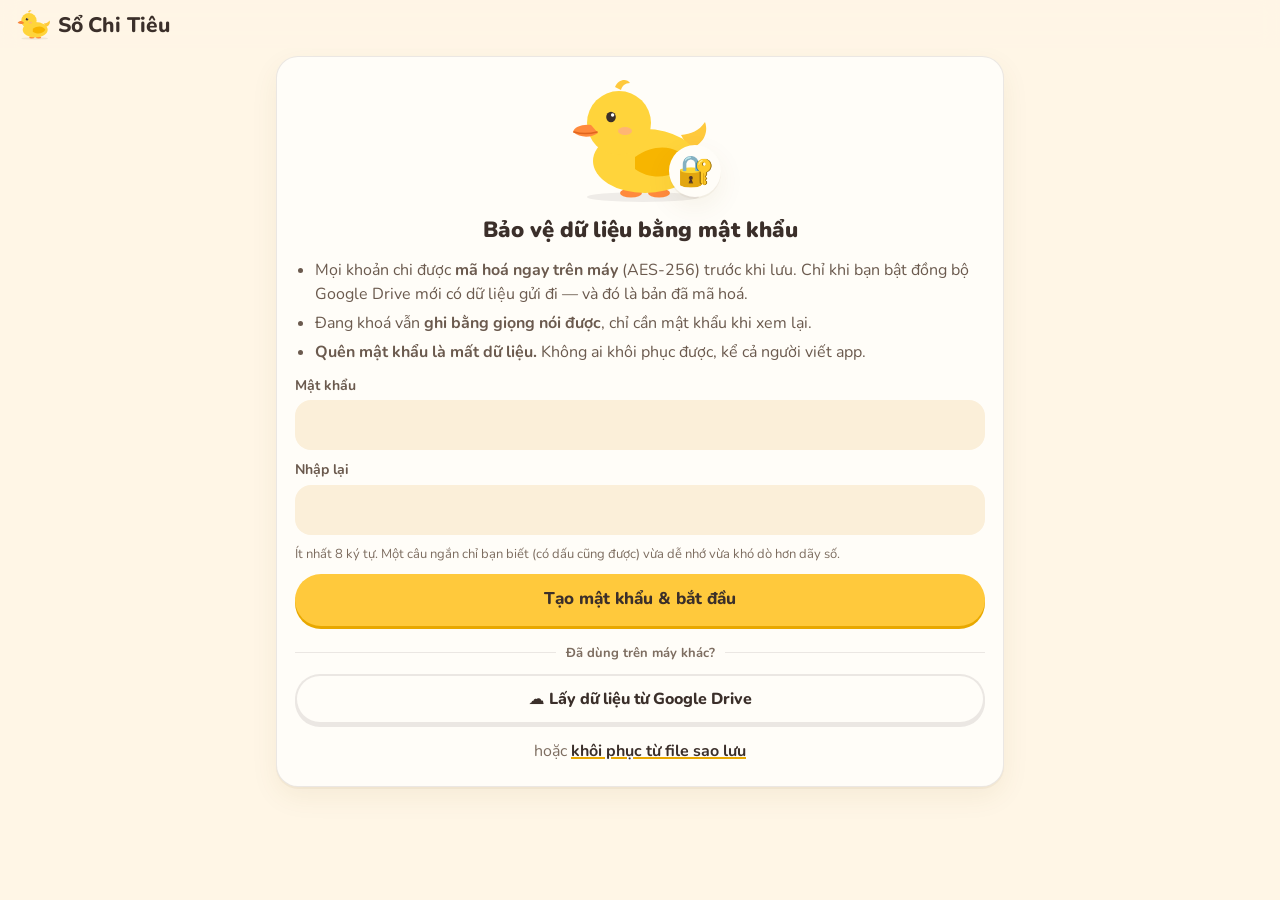
<file: index.html>
<!doctype html>
<html lang="vi">
<head>
<meta charset="utf-8">
<meta http-equiv="Content-Security-Policy" content="default-src 'self'; script-src 'self' https://accounts.google.com/gsi/client; style-src 'self' https://accounts.google.com/gsi/style 'sha256-RU4sU0AaS8IBGZx8XrGt/pa9A5SLA3dQszGeqT5L3Kw='; frame-src https://accounts.google.com/gsi/; img-src 'self' data: blob:; connect-src 'self' https://accounts.google.com/gsi/ https://www.googleapis.com; manifest-src 'self'; worker-src 'self'; object-src 'none'; base-uri 'none'; form-action 'none'">
<meta name="referrer" content="no-referrer">
<meta name="viewport" content="width=device-width, initial-scale=1, viewport-fit=cover">
<meta name="theme-color" content="#FFC93C">
<meta name="description" content="Ghi chi tiêu bằng giọng nói tiếng Việt, dữ liệu mã hoá ngay trên máy.">
<title>Sổ Chi Tiêu</title>
<link rel="manifest" href="manifest.webmanifest">
<link rel="icon" href="icons/icon.svg" type="image/svg+xml">
<link rel="apple-touch-icon" href="icons/icon-192.png">
<link rel="stylesheet" href="css/app.css">
<script type="module" src="js/app.js"></script>
</head>
<body>
<header class="topbar">
  <h1><img class="logo" src="icons/duck.svg" alt="" width="36" height="30"> Sổ Chi Tiêu</h1>
  <span class="topbar-right">
    <span id="month-spent" class="topbar-meta"></span>
    <button id="lock-btn" class="lock-btn" type="button" hidden></button>
  </span>
</header>

<main>
  <!-- TẠO MẬT KHẨU (lần đầu) -->
  <section id="view-setup" class="view" data-view="setup" hidden>
    <div class="card gate">
      <div class="gate-art" aria-hidden="true"><img src="icons/duck.svg" alt="" width="150" height="124"><span class="gate-badge">🔐</span></div>
      <h2>Bảo vệ dữ liệu bằng mật khẩu</h2>
      <ul class="gate-points">
        <li>Mọi khoản chi được <b>mã hoá ngay trên máy</b> (AES-256) trước khi lưu. Chỉ khi bạn bật đồng bộ Google Drive mới có dữ liệu gửi đi — và đó là bản đã mã hoá.</li>
        <li>Đang khoá vẫn <b>ghi bằng giọng nói được</b>, chỉ cần mật khẩu khi xem lại.</li>
        <li><b>Quên mật khẩu là mất dữ liệu.</b> Không ai khôi phục được, kể cả người viết app.</li>
      </ul>
      <form id="setup-form" class="gate-form" method="dialog" autocomplete="on">
        <input class="sr-only" type="text" name="username" autocomplete="username" value="Coin Manager" tabindex="-1" aria-hidden="true" readonly>
        <label>Mật khẩu <input name="pass" type="password" autocomplete="new-password" required></label>
        <label>Nhập lại <input name="pass2" type="password" autocomplete="new-password" required></label>
        <p class="muted hint">Ít nhất 8 ký tự. Một câu ngắn chỉ bạn biết (có dấu cũng được) vừa dễ nhớ vừa khó dò hơn dãy số.</p>
        <p class="form-error" role="alert"></p>
        <button class="btn primary" type="submit">Tạo mật khẩu &amp; bắt đầu</button>
      </form>
      <div class="gate-or"><span>Đã dùng trên máy khác?</span></div>
      <button id="restore-drive" class="btn google-btn" type="button">☁️ Lấy dữ liệu từ Google Drive</button>
      <p class="muted center">hoặc <label class="link">khôi phục từ file sao lưu<input id="restore-file" type="file" accept=".json,application/json" hidden></label></p>
    </div>
  </section>

  <!-- MỞ KHOÁ -->
  <section id="view-lock" class="view" data-view="lock" hidden>
    <div class="card gate">
      <div class="gate-art" aria-hidden="true"><img src="icons/duck.svg" alt="" width="150" height="124"><span class="gate-badge">🔒</span></div>
      <h2>Đang khoá</h2>
      <p id="lock-msg" class="muted"></p>
      <form id="unlock-form" class="gate-form" method="dialog" autocomplete="on">
        <input class="sr-only" type="text" name="username" autocomplete="username" value="Coin Manager" tabindex="-1" aria-hidden="true" readonly>
        <label>Mật khẩu <input name="pass" type="password" autocomplete="current-password" required></label>
        <p class="form-error" role="alert"></p>
        <button class="btn primary" type="submit">Mở khoá</button>
      </form>
      <details class="forgot">
        <summary>Quên mật khẩu?</summary>
        <p class="muted">Dữ liệu được mã hoá bằng chính mật khẩu của bạn nên không có cách lấy lại. Bạn có thể xoá hết để bắt đầu lại, rồi khôi phục từ bản sao lưu nếu còn nhớ mật khẩu lúc sao lưu.</p>
        <button id="forgot-wipe" class="btn danger" type="button">Xoá toàn bộ và bắt đầu lại…</button>
      </details>
    </div>
  </section>

  <!-- GHI -->
  <section id="view-record" class="view" data-view="record">
    <section class="summary-card">
      <img class="duck-peek" src="icons/duck-peek.svg" alt="" width="96" height="67">
      <div class="sum-col"><span class="sum-label" id="sum-exp-label">Chi tháng này</span><b id="sum-exp" class="sum-value">—</b></div>
      <div class="sum-col"><span class="sum-label" id="sum-inc-label">Thu tháng này</span><b id="sum-inc" class="sum-value">—</b></div>
    </section>

    <section id="wallet-card" class="card wallet-card" hidden>
      <h2 class="card-title"><span>👛 Các ví</span><span id="wallet-free" class="muted"></span></h2>
      <div id="wallet-strip" class="wallet-strip"></div>
      <div id="wallet-actions" class="wallet-actions">
        <button id="wallet-alloc" class="btn primary" type="button">💸 Chia tiền vào ví</button>
        <button id="wallet-move" class="btn" type="button">⇄ Chuyển</button>
      </div>
    </section>

    <p class="mic-hint">Bấm <span class="mic-hint-icon" aria-hidden="true">🎤</span> ở dưới rồi đọc các món kèm giá, ví dụ: <q>bánh hai lăm nước ngọt hai lăm rau hai lăm</q></p>

    <form id="text-form" class="text-form" method="dialog" autocomplete="off">
      <input id="text-input" type="text" enterkeyhint="done" placeholder="Hoặc gõ: bánh 25 nước ngọt 25" aria-label="Gõ khoản chi">
      <button class="btn" type="submit">Thêm</button>
    </form>

    <section class="card">
      <h2 class="card-title"><span>Hôm nay</span><span class="title-right"><span id="today-total" class="muted"></span><button id="today-merge" class="btn chip-btn" type="button" hidden>☑️ Gộp</button></span></h2>
      <ul id="today-list" class="tx-list timeline"></ul>
    </section>

    <details class="card howto">
      <summary>Cách nói để máy hiểu đúng</summary>
      <p><b>Mẫu câu:</b> <code>[món] [giá] [món] [giá] …</code> — không cần nói đơn vị, số dưới 1000 hiểu là nghìn.</p>
      <ul>
        <li><q>bánh hai lăm nước ngọt hai lăm rau hai lăm</q> → 3 khoản, mỗi khoản 25.000đ</li>
        <li><q>siêu thị một trăm</q> → 100.000đ (về nhà chạm vào khoản để <b>chia nhỏ</b>)</li>
        <li><q>đổ xăng một trăm rưỡi</q> → 150.000đ · <q>tiền nhà ba triệu hai</q> → 3.200.000đ</li>
        <li><q>bánh mì hai ổ ba mươi</q> → “Bánh mì hai ổ” 30.000đ <span class="muted">(ổ, ly, chai, kg… là số lượng)</span></li>
        <li><q>hôm qua phở năm lăm</q> → ghi vào hôm qua · <q>nhận lương mười lăm triệu</q> → khoản thu</li>
      </ul>
      <p class="muted">Vẫn hiểu khi có đơn vị: nghìn/ngàn/k/ca, triệu/tr, tỷ. Tiếng lóng củ (triệu), lít/xị (trăm nghìn) bật/tắt trong Cài đặt.
        Danh mục được đoán theo từ khoá; khi bạn sửa danh mục, app sẽ nhớ cho lần sau.</p>
    </details>
  </section>

  <!-- LỊCH SỬ -->
  <section id="view-history" class="view" data-view="history" hidden>
    <div class="month-nav" data-month-nav></div>
    <div class="filters">
      <input id="hist-q" type="search" placeholder="Tìm theo tên…" aria-label="Tìm theo tên">
      <select id="hist-cat" aria-label="Lọc danh mục"></select>
    </div>
    <div class="hist-tools">
      <p id="hist-summary" class="muted"></p>
      <button id="select-btn" class="btn chip-btn" type="button">☑️ Gộp khoản</button>
    </div>
    <div id="hist-list"></div>
  </section>

  <!-- THỐNG KÊ -->
  <section id="view-stats" class="view" data-view="stats" hidden>
    <div class="month-nav" data-month-nav></div>
    <div id="stats-body"></div>
  </section>

  <!-- CÀI ĐẶT -->
  <section id="view-settings" class="view" data-view="settings" hidden>
    <section class="card">
      <h2 class="card-title">Bảo mật</h2>
      <p class="muted">Dữ liệu được mã hoá AES-256-GCM ngay trên máy. Khoá sinh từ mật khẩu (PBKDF2, 600.000 vòng) và chỉ nằm trong bộ nhớ khi đang mở.</p>
      <label class="field-row">Tự khoá khi rời app quá
        <select id="set-lockafter">
          <option value="0">Ngay lập tức</option>
          <option value="1">1 phút</option>
          <option value="5">5 phút</option>
          <option value="15">15 phút</option>
          <option value="60">1 giờ</option>
        </select>
      </label>
      <div class="btn-row">
        <button id="lock-now" class="btn" type="button">🔒 Khoá ngay</button>
        <button id="change-pass" class="btn" type="button">Đổi mật khẩu</button>
      </div>
    </section>

    <section class="card">
      <h2 class="card-title"><span>🔁 Khoản cố định hằng tháng</span><span id="rec-total" class="muted"></span></h2>
      <p class="muted hint">Netflix, phí giữ xe, tiền nhà… khai báo một lần, app tự ghi vào đúng ngày mỗi tháng (lúc bạn mở app, ghi bù nếu lỡ ngày).</p>
      <ul id="rec-list" class="tx-list rec-list"></ul>
      <button id="rec-add" class="btn primary rec-add" type="button">+ Thêm khoản cố định</button>
    </section>

    <section class="card">
      <h2 class="card-title">Nhận diện</h2>
      <label class="switch"><input id="set-slang" type="checkbox"> <span>Hiểu tiếng lóng: <b>củ</b> = triệu, <b>lít/xị</b> = trăm nghìn, <b>cành</b> = nghìn</span></label>
      <label class="switch"><input id="set-autosave" type="checkbox"> <span>Tự lưu sau 3 giây khi nhận diện đủ tên và số tiền</span></label>
    </section>

    <section class="card">
      <h2 class="card-title">Danh mục &amp; từ khoá</h2>
      <p class="muted">Chạm vào một danh mục, gõ từ khoá rồi bấm <b>Lưu</b> (nhiều từ thì cách nhau bằng dấu phẩy). Từ khoá dài hơn được ưu tiên; dài bằng nhau thì từ của bạn thắng từ có sẵn.</p>
      <div id="cat-settings"></div>
      <form id="cat-add" class="cat-add" method="dialog" autocomplete="off">
        <input name="icon" maxlength="4" placeholder="🐱" aria-label="Biểu tượng">
        <input name="name" required placeholder="Tên danh mục mới" aria-label="Tên danh mục mới">
        <select name="type" aria-label="Loại"><option value="expense">Chi</option><option value="income">Thu</option></select>
        <button class="btn" type="submit">Thêm</button>
      </form>
    </section>

    <section class="card">
      <h2 class="card-title">Đã học từ bạn</h2>
      <ul id="learned-list" class="learned-list"></ul>
    </section>

    <section class="card sync-card">
      <h2 class="card-title">☁️ Đồng bộ Google Drive</h2>
      <p id="sync-info"></p>
      <div class="btn-row">
        <button id="sync-now" class="btn primary" type="button">Đồng bộ ngay</button>
        <button id="sync-disconnect" class="btn ghost" type="button" hidden>Ngắt kết nối</button>
      </div>
      <label class="switch"><input id="set-autosync" type="checkbox"> <span>Tự đồng bộ khi mở khoá (tối đa 6 giờ một lần)</span></label>
      <p class="muted hint">Dùng nhiều máy: mở app ở máy kia, chọn <b>Lấy dữ liệu từ Google Drive</b> rồi nhập cùng mật khẩu. App chỉ ghi vào thư mục ẩn riêng của nó trên Drive, và chỉ ghi <b>bản đã mã hoá</b> — Google không đọc được nội dung.</p>
    </section>

    <section class="card">
      <h2 class="card-title">Dữ liệu</h2>
      <p id="data-info" class="muted"></p>
      <div class="btn-row">
        <button id="export-json" class="btn" type="button">Sao lưu (đã mã hoá)</button>
        <button id="export-csv" class="btn" type="button">Xuất Excel (CSV, không mã hoá)</button>
        <label class="btn">Gộp từ file<input id="import-json" type="file" accept="application/json,.json" hidden></label>
      </div>
      <button id="wipe" class="btn danger" type="button">Xoá toàn bộ dữ liệu…</button>
    </section>
  </section>
</main>

<!-- Bảng ghi nhanh: nổi ngay trên nút micro để bấm Lưu bằng ngón cái -->
<section id="capture" class="capture" aria-live="polite" hidden>
  <div class="cap-head">
    <p id="mic-status" class="mic-status"></p>
    <button id="cap-close" class="icon-btn" type="button" aria-label="Đóng">✕</button>
  </div>
  <p id="transcript" class="transcript" hidden></p>
  <div id="alts" class="alts" hidden></div>
  <div id="preview" class="preview" hidden>
    <div id="preview-items"></div>
    <label class="pv-date">Ngày <input id="pv-date" type="date"></label>
    <div class="row-end">
      <button id="pv-cancel" class="btn ghost" type="button">Huỷ</button>
      <button id="pv-save" class="btn primary" type="button">Lưu</button>
    </div>
  </div>
</section>

<nav class="tabbar">
  <button type="button" data-tab="record"><span aria-hidden="true">🏠</span>Hôm nay</button>
  <button type="button" data-tab="history"><span aria-hidden="true">📒</span>Lịch sử</button>
  <div class="fab-slot"><button id="mic" class="mic fab" type="button" aria-label="Bấm để nói"><svg viewBox="0 0 24 24" aria-hidden="true"><rect x="9" y="3" width="6" height="11" rx="3"/><path d="M5.5 11a6.5 6.5 0 0 0 13 0M12 17.5V21M8.5 21h7"/></svg></button></div>
  <button type="button" data-tab="stats"><span aria-hidden="true">📊</span>Thống kê</button>
  <button type="button" data-tab="settings"><span aria-hidden="true">⚙️</span>Cài đặt</button>
</nav>

<dialog id="edit-dialog" class="sheet">
  <form id="edit-form" method="dialog">
    <h2>Sửa khoản</h2>
    <label>Tên <input name="name" required></label>
    <div class="row-2">
      <label>Tổng tiền <span class="amount-field"><input name="amount" autocomplete="off" required><span>đ</span><button type="button" class="calc-btn" data-calc aria-label="Mở máy tính">🧮</button></span></label>
      <label>Ngày <input name="date" type="date" required></label>
    </div>
    <label>Danh mục <select name="category"></select></label>

    <section class="split-box" aria-labelledby="split-title">
      <div class="split-head">
        <h3 id="split-title">✂️ Chia nhỏ hoá đơn</h3>
        <button type="button" class="mini-mic" id="split-mic" aria-label="Nói các món">🎤</button>
      </div>
      <div class="split-add">
        <input id="split-input" type="text" enterkeyhint="done" autocomplete="off" placeholder="bánh 25 nước ngọt 25 rau 25" aria-label="Thêm món">
        <button type="button" class="btn" id="split-add-btn">Thêm</button>
      </div>
      <p id="split-status" class="hint muted" hidden></p>
      <ul id="split-list" class="split-list"></ul>
      <div id="split-rest" class="split-rest"></div>
    </section>

    <p class="muted" id="edit-raw"></p>
    <div class="row-end">
      <button class="btn danger ghost" type="button" id="edit-delete">Xoá</button>
      <span class="spacer"></span>
      <button class="btn ghost" value="cancel" formnovalidate>Huỷ</button>
      <button class="btn primary" value="save">Lưu</button>
    </div>
  </form>
</dialog>

<dialog id="change-pass-dialog">
  <form id="change-pass-form" method="dialog" autocomplete="on">
    <h2>Đổi mật khẩu</h2>
    <input class="sr-only" type="text" name="username" autocomplete="username" value="Coin Manager" tabindex="-1" aria-hidden="true" readonly>
    <label>Mật khẩu hiện tại <input name="old" type="password" autocomplete="current-password" required></label>
    <label>Mật khẩu mới <input name="pass" type="password" autocomplete="new-password" required></label>
    <label>Nhập lại mật khẩu mới <input name="pass2" type="password" autocomplete="new-password" required></label>
    <p class="form-error" role="alert"></p>
    <div class="row-end">
      <button class="btn ghost" value="cancel" formnovalidate>Huỷ</button>
      <button class="btn primary" value="save">Đổi mật khẩu</button>
    </div>
  </form>
</dialog>

<dialog id="ask-pass-dialog">
  <form id="ask-pass-form" method="dialog">
    <h2>Mật khẩu của bản sao lưu</h2>
    <p id="ask-pass-msg" class="muted"></p>
    <label>Mật khẩu <input name="pass" type="password" autocomplete="off" required></label>
    <p class="form-error" role="alert"></p>
    <div class="row-end">
      <button class="btn ghost" value="cancel" formnovalidate>Huỷ</button>
      <button class="btn primary" value="ok">Mở</button>
    </div>
  </form>
</dialog>

<!-- Thanh chọn để gộp (nổi trên thanh tab) -->
<div id="merge-bar" class="merge-bar" hidden>
  <span id="merge-count" class="merge-count"></span>
  <button id="merge-cancel" class="btn ghost" type="button">Huỷ</button>
  <button id="merge-go" class="btn primary" type="button">Gộp</button>
</div>

<dialog id="merge-dialog" class="sheet">
  <form id="merge-form" method="dialog">
    <h2>Gộp thành một hoá đơn</h2>
    <label>Tên <input name="name" required autocomplete="off" placeholder="Ví dụ: Siêu thị, Đi chợ, Du lịch Đà Lạt"></label>
    <div class="row-2">
      <label>Danh mục <select name="category"></select></label>
      <label>Ngày <input name="date" type="date" required></label>
    </div>
    <p class="muted hint">Các khoản dưới đây thành món nhỏ trong hoá đơn, mỗi món giữ danh mục riêng (thống kê không đổi). Sau đó vẫn chia/sửa được như hoá đơn thường.</p>
    <ul id="merge-list" class="merge-list"></ul>
    <p id="merge-total" class="split-rest done"></p>
    <div class="row-end">
      <button class="btn ghost" value="cancel" formnovalidate>Huỷ</button>
      <button class="btn primary" value="ok">Gộp</button>
    </div>
  </form>
</dialog>

<dialog id="rec-dialog" class="sheet">
  <form id="rec-form" method="dialog" autocomplete="off">
    <h2 id="rec-title">Thêm khoản cố định</h2>
    <div id="rec-suggest" class="rec-suggest"><button type="button" class="chip" data-rec-name="Netflix">Netflix</button><button type="button" class="chip" data-rec-name="Spotify">Spotify</button><button type="button" class="chip" data-rec-name="YouTube Premium">YouTube Premium</button><button type="button" class="chip" data-rec-name="Disney+">Disney+</button><button type="button" class="chip" data-rec-name="iCloud">iCloud</button><button type="button" class="chip" data-rec-name="Google One">Google One</button><button type="button" class="chip" data-rec-name="Phí giữ xe">Phí giữ xe</button><button type="button" class="chip" data-rec-name="Tiền nhà">Tiền nhà</button><button type="button" class="chip" data-rec-name="Internet">Internet</button><button type="button" class="chip" data-rec-name="Cước điện thoại">Cước điện thoại</button><button type="button" class="chip" data-rec-name="Gym">Gym</button><button type="button" class="chip" data-rec-name="Học phí">Học phí</button></div>
    <label>Tên <input name="name" required placeholder="Ví dụ: Netflix, phí giữ xe"></label>
    <div class="row-2">
      <label>Số tiền <span class="amount-field"><input name="amount" required placeholder="260k"><span>đ</span><button type="button" class="calc-btn" data-calc aria-label="Mở máy tính">🧮</button></span></label>
      <label>Trừ vào <select name="day"><option value="1">Ngày 1</option><option value="2">Ngày 2</option><option value="3">Ngày 3</option><option value="4">Ngày 4</option><option value="5">Ngày 5</option><option value="6">Ngày 6</option><option value="7">Ngày 7</option><option value="8">Ngày 8</option><option value="9">Ngày 9</option><option value="10">Ngày 10</option><option value="11">Ngày 11</option><option value="12">Ngày 12</option><option value="13">Ngày 13</option><option value="14">Ngày 14</option><option value="15">Ngày 15</option><option value="16">Ngày 16</option><option value="17">Ngày 17</option><option value="18">Ngày 18</option><option value="19">Ngày 19</option><option value="20">Ngày 20</option><option value="21">Ngày 21</option><option value="22">Ngày 22</option><option value="23">Ngày 23</option><option value="24">Ngày 24</option><option value="25">Ngày 25</option><option value="26">Ngày 26</option><option value="27">Ngày 27</option><option value="28">Ngày 28</option><option value="29">Ngày 29 (hoặc cuối tháng)</option><option value="30">Ngày 30 (hoặc cuối tháng)</option><option value="31">Ngày 31 (hoặc cuối tháng)</option></select></label>
    </div>
    <label>Danh mục <select name="category"></select></label>
    <label class="switch" id="rec-this-month-row"><input type="checkbox" name="thisMonth" checked> <span id="rec-this-month">Tính cả tháng này</span></label>
    <label class="switch" id="rec-active-row"><input type="checkbox" name="active"> <span>Đang bật (tắt để tạm dừng, không ghi bù khi bật lại)</span></label>
    <p class="form-error" role="alert"></p>
    <div class="row-end">
      <button class="btn danger ghost" type="button" id="rec-delete">Xoá</button>
      <span class="spacer"></span>
      <button class="btn ghost" value="cancel" formnovalidate>Huỷ</button>
      <button class="btn primary" value="save">Lưu</button>
    </div>
  </form>
</dialog>

<dialog id="wallet-dialog" class="sheet">
  <form id="wallet-form" method="dialog" autocomplete="off">
    <h2 id="wallet-title">Thêm ví</h2>
    <div id="wallet-suggest" class="rec-suggest"></div>
    <div id="wallet-stat" class="wallet-stat"></div>
    <label>Tên ví <input name="name" required placeholder="Ví dụ: Ăn uống, Tiết kiệm, Học phí"></label>
    <fieldset class="icon-pick"><legend>Biểu tượng</legend><div id="wallet-icons" class="icon-grid"></div></fieldset>
    <label>Mỗi lần chia tiền <input name="share" placeholder="30% hoặc 3tr"></label>
    <p id="wallet-share-hint" class="muted hint"></p>
    <fieldset class="wallet-cats"><legend>Trừ vào ví này khi chi cho</legend><div id="wallet-cats" class="kw-chips"></div>
      <p class="muted hint">Không chọn danh mục nào = ví để dành (tiết kiệm, quỹ khẩn cấp…).</p></fieldset>
    <label class="switch"><input type="checkbox" name="catchAll"> <span>Nhận cả các khoản chi chưa thuộc ví nào</span></label>
    <label>Tính các khoản chi từ ngày <input name="since" type="date"></label>
    <div id="wallet-more" class="wallet-more">
      <h3 class="wallet-h3">Các lần nạp / chuyển</h3>
      <ul id="wallet-history" class="wallet-history"></ul>
      <button type="button" id="wallet-move-from" class="btn">⇄ Chuyển tiền sang ví khác</button>
    </div>
    <p class="form-error" role="alert"></p>
    <div class="row-end">
      <button class="btn danger ghost" type="button" id="wallet-delete">Xoá ví</button>
      <span class="spacer"></span>
      <button class="btn ghost" value="cancel" formnovalidate>Huỷ</button>
      <button class="btn primary" value="save">Lưu</button>
    </div>
  </form>
</dialog>

<dialog id="alloc-dialog" class="sheet">
  <form id="alloc-form" method="dialog" autocomplete="off">
    <h2>💸 Chia tiền vào ví</h2>
    <p id="alloc-income" class="muted hint"></p>
    <div class="row-2 money-row">
      <label>Số tiền <span class="amount-field"><input name="total" placeholder="15tr"><span>đ</span><button type="button" class="calc-btn" data-calc aria-label="Mở máy tính">🧮</button></span></label>
      <label>Ngày <input name="date" type="date" required></label>
    </div>
    <div class="alloc-head"><span>Vào từng ví</span><button type="button" class="btn chip-btn" id="alloc-refill">↺ Theo tỉ lệ</button></div>
    <p id="alloc-noshare" class="muted hint">Chưa đặt tỉ lệ cho ví nào — nhập số tiền từng ví, hoặc đặt “Mỗi lần chia tiền” trong phần sửa ví.</p>
    <ul id="alloc-rows" class="alloc-rows"></ul>
    <p id="alloc-rest" class="split-rest"></p>
    <p class="form-error" role="alert"></p>
    <div class="row-end">
      <button class="btn ghost" value="cancel" formnovalidate>Huỷ</button>
      <button class="btn primary" value="ok">Chia</button>
    </div>
  </form>
</dialog>

<dialog id="move-dialog" class="sheet">
  <form id="move-form" method="dialog" autocomplete="off">
    <h2>⇄ Chuyển tiền giữa các ví</h2>
    <div class="row-2">
      <label>Từ ví <select name="from"></select></label>
      <label>Sang ví <select name="to"></select></label>
    </div>
    <div class="row-2 money-row">
      <label>Số tiền <span class="amount-field"><input name="amount" required placeholder="500k"><span>đ</span><button type="button" class="calc-btn" data-calc aria-label="Mở máy tính">🧮</button></span></label>
      <label>Ngày <input name="date" type="date" required></label>
    </div>
    <p id="move-hint" class="muted hint"></p>
    <p class="form-error" role="alert"></p>
    <div class="row-end">
      <button class="btn ghost" value="cancel" formnovalidate>Huỷ</button>
      <button class="btn primary" value="ok">Chuyển</button>
    </div>
  </form>
</dialog>

<!-- Máy tính cho ô số tiền: cộng trừ nhân chia -->
<dialog id="calc-dialog" class="sheet calc-dialog" aria-label="Máy tính">
  <div class="calc-display">
    <div id="calc-expr" class="calc-expr"></div>
    <div id="calc-result" class="calc-result" aria-live="polite"></div>
  </div>
  <div class="calc-keys">
    <button type="button" class="ck fn" data-k="C">C</button>
    <button type="button" class="ck fn" data-k="back" aria-label="Xoá">⌫</button>
    <button type="button" class="ck op" data-k="÷">÷</button>
    <button type="button" class="ck op" data-k="×">×</button>
    <button type="button" class="ck" data-k="7">7</button>
    <button type="button" class="ck" data-k="8">8</button>
    <button type="button" class="ck" data-k="9">9</button>
    <button type="button" class="ck op" data-k="−">−</button>
    <button type="button" class="ck" data-k="4">4</button>
    <button type="button" class="ck" data-k="5">5</button>
    <button type="button" class="ck" data-k="6">6</button>
    <button type="button" class="ck op" data-k="+">+</button>
    <button type="button" class="ck" data-k="1">1</button>
    <button type="button" class="ck" data-k="2">2</button>
    <button type="button" class="ck" data-k="3">3</button>
    <button type="button" class="ck fn" data-k="k" aria-label="nghìn">k</button>
    <button type="button" class="ck" data-k="0">0</button>
    <button type="button" class="ck" data-k="000">000</button>
    <button type="button" class="ck op" data-k="=">=</button>
    <button type="button" class="ck ok" data-k="ok">OK</button>
  </div>
</dialog>

<div id="toast" class="toast" role="status" hidden></div>
</body>
</html>
</file>
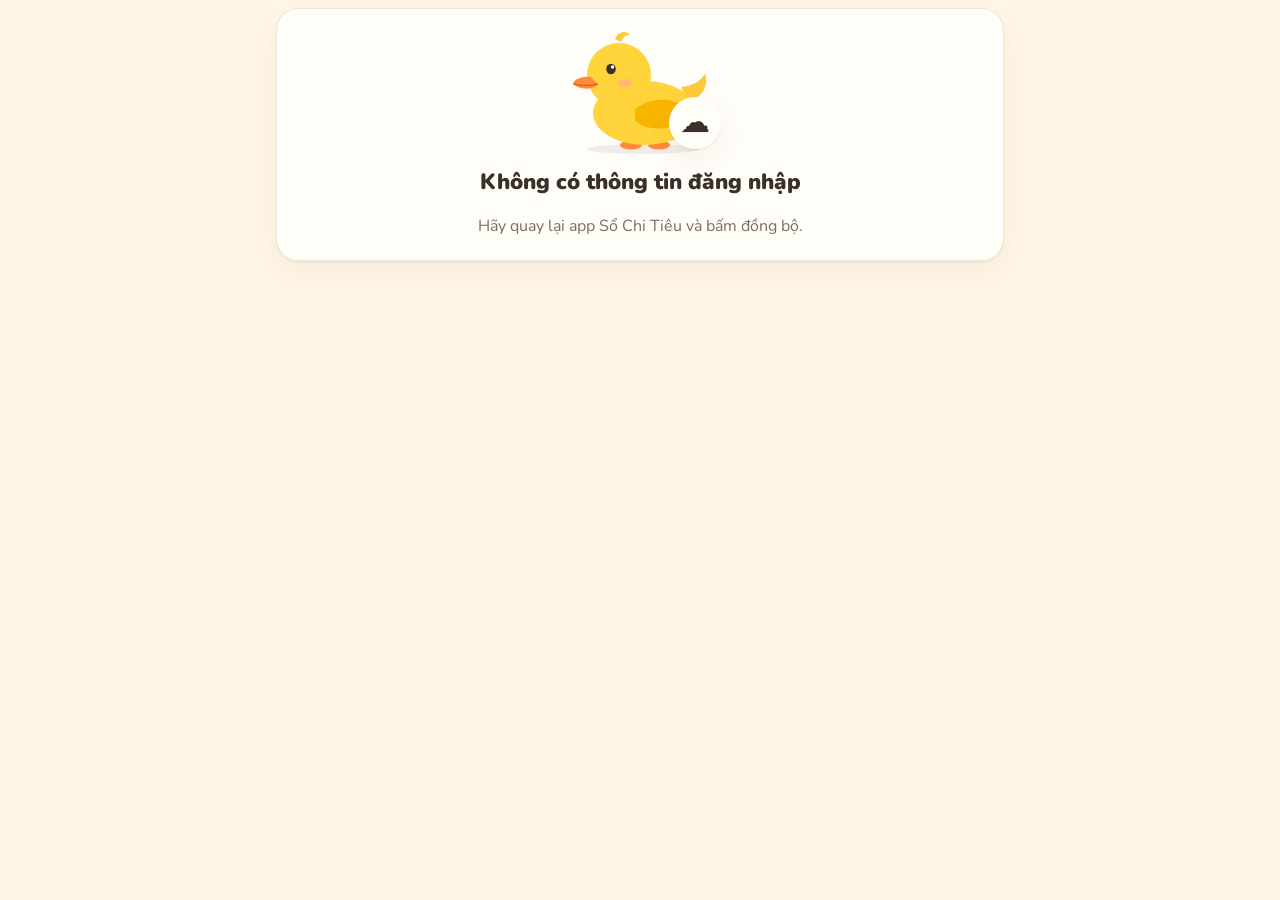
<file: oauth.html>
<!doctype html>
<html lang="vi">
<head>
<meta charset="utf-8">
<meta http-equiv="Content-Security-Policy" content="default-src 'none'; script-src 'self'; style-src 'self'; font-src 'self'; img-src 'self'; base-uri 'none'; form-action 'none'">
<meta name="referrer" content="no-referrer">
<meta name="viewport" content="width=device-width, initial-scale=1">
<meta name="robots" content="noindex">
<title>Đăng nhập Google · Sổ Chi Tiêu</title>
<link rel="stylesheet" href="css/app.css">
<script type="module" src="js/oauth.js"></script>
</head>
<body>
<main>
  <div class="card gate">
    <div class="gate-art" aria-hidden="true"><img src="icons/duck.svg" alt="" width="150" height="124"><span class="gate-badge">☁️</span></div>
    <h2 id="title">Đang hoàn tất đăng nhập…</h2>
    <p id="msg" class="muted center"></p>
  </div>
</main>
</body>
</html>
</file>
<file: css/app.css>
/* Sổ Chi Tiêu — theme con vịt 🦆
   Nền kem ấm, vàng vịt làm màu chính, cam mỏ vịt làm điểm nhấn, xanh mặt hồ cho phụ.
   Mỗi danh mục có một màu pastel (.tint-N) — chỉ để trang trí/nhận diện, không mã hoá dữ liệu. */

/* Nunito (SIL OFL 1.1, xem fonts/OFL.txt) — tự host, chỉ tải phần chữ cần dùng */
@font-face {
  font-family: "Nunito"; font-style: normal; font-weight: 400 900; font-display: swap;
  src: url(../fonts/nunito-vietnamese.woff2) format("woff2");
  unicode-range: U+0102-0103, U+0110-0111, U+0128-0129, U+0168-0169, U+01A0-01A1, U+01AF-01B0, U+0300-0301, U+0303-0304, U+0308-0309, U+0323, U+0329, U+1EA0-1EF9, U+20AB;
}
@font-face {
  font-family: "Nunito"; font-style: normal; font-weight: 400 900; font-display: swap;
  src: url(../fonts/nunito-latin-ext.woff2) format("woff2");
  unicode-range: U+0100-02BA, U+02BD-02C5, U+02C7-02CC, U+02CE-02D7, U+02DD-02FF, U+0304, U+0308, U+0329, U+1D00-1DBF, U+1E00-1E9F, U+1EF2-1EFF, U+2020, U+20A0-20AB, U+20AD-20C4, U+2113, U+2C60-2C7F, U+A720-A7FF;
}
@font-face {
  font-family: "Nunito"; font-style: normal; font-weight: 400 900; font-display: swap;
  src: url(../fonts/nunito-latin.woff2) format("woff2");
  unicode-range: U+0000-00FF, U+0131, U+0152-0153, U+02BB-02BC, U+02C6, U+02DA, U+02DC, U+0304, U+0308, U+0329, U+2000-206F, U+20AC, U+2122, U+2191, U+2193, U+2212, U+2215, U+FEFF, U+FFFD;
}

:root {
  color-scheme: light;
  --page: #FFF6E6;
  --surface: #FFFDF8;
  --surface-2: #FBEFD9;
  --ink: #3B2F2A;
  --ink-2: #6B5A4E;
  --muted: #7D6D60;
  --border: rgba(59, 47, 42, 0.10);
  --duck: #FFC93C;
  --duck-soft: #FFE7A3;
  --duck-deep: #E8A800;
  --beak: #FF8A3D;
  --pond: #8ED1F2;
  --on-duck: #3B2F2A;
  --series: #D46B08;          /* cột/thanh biểu đồ: ≥ 3:1 trên nền thẻ */
  --series-active: #A85200;
  --grid: #EFE3CF;
  --axis: #D9C7A9;
  --good: #2E7D32;
  --bad: #C2410C;
  --warn-bg: #FFE8D1;
  --shadow: 0 2px 0 rgba(120, 80, 20, 0.05), 0 10px 28px rgba(120, 80, 20, 0.07);
  --radius: 22px;
  --tabbar-h: 68px;
  --s0: #2a78d6; --s1: #eb6834; --s2: #1baf7a; --s3: #eda100; --s4: #e87ba4; --s5: #008300; --s-other: #B3AAA0;
  --t0: #FFE3C8; --t1: #F1E2CF; --t2: #DDF2D4; --t3: #D7ECFB; --t4: #FCE1E7; --t5: #FFF2BF; --t6: #EADFF8;
  --t7: #D5F3EC; --t8: #FBDDF0; --t9: #F3E3D6; --t10: #DFE6FF; --t11: #FFE0D6; --t12: #EEE8E0; --t13: #DCF5D0;
  font-family: "Nunito", "Quicksand", ui-rounded, "SF Pro Rounded", system-ui, -apple-system, "Segoe UI", Roboto, sans-serif;
}

@media (prefers-color-scheme: dark) {
  :root {
    color-scheme: dark;
    --page: #1C1813;
    --surface: #27211A;
    --surface-2: #332B21;
    --ink: #FFF3DC;
    --ink-2: #DCCBB2;
    --muted: #AE9D86;
    --border: rgba(255, 240, 210, 0.10);
    --duck-soft: #4A3C17;
    --duck-deep: #B88600;
    --series: #FFC93C;
    --series-active: #FFE08A;
    --grid: #3A3127;
    --axis: #4A3F33;
    --good: #7BD88F;
    --bad: #FF9E6B;
    --warn-bg: #4A2E17;
    --shadow: none;
    --s0: #3987e5; --s1: #d95926; --s2: #199e70; --s3: #c98500; --s4: #d55181; --s5: #008300; --s-other: #6F675F;
    --t0: #4A3524; --t1: #43382B; --t2: #2C4128; --t3: #233A4B; --t4: #4A2B33; --t5: #4A4220; --t6: #3A2F4B;
    --t7: #213F39; --t8: #48293D; --t9: #45362B; --t10: #2C3350; --t11: #4B2E27; --t12: #3A3631; --t13: #2A4424;
  }
}

.tint-0 { --tint: var(--t0); } .tint-1 { --tint: var(--t1); } .tint-2 { --tint: var(--t2); } .tint-3 { --tint: var(--t3); }
.tint-4 { --tint: var(--t4); } .tint-5 { --tint: var(--t5); } .tint-6 { --tint: var(--t6); } .tint-7 { --tint: var(--t7); }
.tint-8 { --tint: var(--t8); } .tint-9 { --tint: var(--t9); } .tint-10 { --tint: var(--t10); } .tint-11 { --tint: var(--t11); }
.tint-12 { --tint: var(--t12); } .tint-13 { --tint: var(--t13); }

* { box-sizing: border-box; }
[hidden] { display: none !important; }
.sr-only {
  position: absolute !important; width: 1px !important; height: 1px !important; min-height: 0 !important;
  padding: 0 !important; margin: -1px !important; border: 0 !important; overflow: hidden; clip-path: inset(50%); white-space: nowrap;
}
html { -webkit-text-size-adjust: 100%; }
body {
  margin: 0;
  background: var(--page);
  color: var(--ink);
  font-size: 16px;
  line-height: 1.45;
  padding-bottom: calc(var(--tabbar-h) + env(safe-area-inset-bottom) + 20px);
  -webkit-tap-highlight-color: transparent;
}
button, input, select, textarea { font: inherit; color: inherit; }
h1, h2, h3 { margin: 0; }
q { quotes: "“" "”"; }
.muted { color: var(--muted); }
.empty { color: var(--muted); padding: 12px 4px; list-style: none; text-align: center; }
.spacer { flex: 1; }

/* ----- Khung ----- */
.topbar {
  position: sticky; top: 0; z-index: 5;
  display: flex; align-items: center; justify-content: space-between; gap: 12px;
  padding: calc(env(safe-area-inset-top) + 10px) 16px 8px;
  background: color-mix(in srgb, var(--page) 90%, transparent);
  backdrop-filter: blur(10px);
}
.topbar h1 { display: flex; align-items: center; gap: 6px; font-size: 21px; font-weight: 800; letter-spacing: -0.01em; }
.logo { width: 36px; height: 30px; }
.topbar-right { display: flex; align-items: center; gap: 8px; }
.topbar-meta { color: var(--ink-2); font-size: 14px; font-weight: 700; }
.lock-btn {
  border: 0; background: var(--surface); border-radius: 999px; box-shadow: 0 2px 0 var(--border);
  padding: 6px 12px; min-height: 36px; font-size: 14px; font-weight: 700; cursor: pointer; white-space: nowrap;
}
main { max-width: 760px; margin: 0 auto; padding: 0 16px; }
.view { display: flex; flex-direction: column; gap: 16px; }

.card {
  background: var(--surface);
  border-radius: var(--radius);
  padding: 16px;
  box-shadow: var(--shadow);
  border: 1px solid var(--border);
}
.card-title {
  display: flex; justify-content: space-between; align-items: baseline; gap: 8px;
  font-size: 16px; font-weight: 800; margin-bottom: 10px;
}
.card-title .muted { font-weight: 600; font-size: 14px; }

.tabbar {
  position: fixed; left: 0; right: 0; bottom: 0; z-index: 10;
  display: grid; grid-template-columns: 1fr 1fr 84px 1fr 1fr; gap: 2px;
  height: calc(var(--tabbar-h) + env(safe-area-inset-bottom));
  padding: 6px 8px calc(env(safe-area-inset-bottom) + 6px);
  background: var(--surface);
  border-top: 1px solid var(--border);
  border-radius: 22px 22px 0 0;
  box-shadow: 0 -6px 20px rgba(120, 80, 20, 0.06);
}
.tabbar [data-tab] {
  display: flex; flex-direction: column; align-items: center; justify-content: center; gap: 1px;
  border: 0; background: none; border-radius: 16px; font-size: 12px; font-weight: 700; color: var(--muted); cursor: pointer;
}
.tabbar [data-tab] span { font-size: 21px; line-height: 1.1; filter: grayscale(0.8); opacity: .75; }
.tabbar [data-tab][aria-current] { background: var(--duck-soft); color: var(--ink); }
.tabbar [data-tab][aria-current] span { filter: none; opacity: 1; }

/* ----- Nút: mập, bo tròn, có "đế" như đồ chơi ----- */
.btn {
  display: inline-flex; align-items: center; justify-content: center; gap: 6px;
  min-height: 46px; padding: 0 18px;
  border-radius: 999px; border: 0;
  background: var(--surface-2); color: var(--ink);
  box-shadow: 0 3px 0 var(--border);
  cursor: pointer; font-weight: 800;
  transition: transform .08s, box-shadow .08s;
}
.btn:active { transform: translateY(2px); box-shadow: 0 1px 0 var(--border); }
.btn.primary { background: var(--duck); color: var(--on-duck); box-shadow: 0 3px 0 var(--duck-deep); }
.btn.primary:active { box-shadow: 0 1px 0 var(--duck-deep); }
.btn.primary:disabled { opacity: .5; cursor: not-allowed; transform: none; }
.btn.ghost { background: transparent; box-shadow: none; }
.btn.danger { color: var(--bad); }
.icon-btn {
  min-width: 40px; min-height: 40px; border: 0; border-radius: 12px;
  background: transparent; cursor: pointer; font-size: 17px; color: var(--ink-2);
}
.icon-btn:disabled { opacity: .3; cursor: default; }
.row-end { display: flex; justify-content: flex-end; align-items: center; gap: 8px; margin-top: 14px; }
.btn-row { display: flex; flex-wrap: wrap; gap: 8px; margin: 10px 0 12px; }
.chip {
  border: 0; background: var(--surface); border-radius: 999px; box-shadow: 0 2px 0 var(--border);
  padding: 7px 14px; cursor: pointer; font-size: 14px; font-weight: 600;
}

input[type="text"], input[type="search"], input[type="date"], input:not([type]), select, textarea {
  min-height: 46px; padding: 8px 14px; width: 100%;
  border: 2px solid transparent; border-radius: 16px; background: var(--surface-2); color: var(--ink);
}
textarea { resize: vertical; min-height: 64px; }
input:focus-visible, select:focus-visible, textarea:focus-visible { outline: none; border-color: var(--duck); background: var(--surface); }
button:focus-visible { outline: 3px solid var(--duck); outline-offset: 2px; }

/* ----- Thẻ tổng kết tháng + vịt ló đầu ----- */
.summary-card {
  position: relative; margin-top: 46px;
  display: grid; grid-template-columns: 1fr 1fr; gap: 12px;
  padding: 18px 18px 16px;
  background: linear-gradient(160deg, var(--duck-soft), var(--surface) 70%);
  border-radius: var(--radius); box-shadow: var(--shadow); border: 1px solid var(--border);
}
.duck-peek { position: absolute; right: 22px; top: -58px; width: 96px; height: 67px; pointer-events: none; }
.sum-col { display: flex; flex-direction: column; min-width: 0; }
.sum-label { font-size: 13px; font-weight: 700; color: var(--ink-2); }
.sum-value { font-size: 24px; font-weight: 900; letter-spacing: -0.02em; overflow-wrap: anywhere; }
.sum-col + .sum-col .sum-value { color: var(--good); }

/* ----- Ghi ----- */
.mic-wrap { display: flex; flex-direction: column; align-items: center; gap: 10px; padding: 6px 0 2px; text-align: center; }
.mic {
  width: 116px; height: 116px; border-radius: 50%; border: 0; cursor: pointer;
  background: var(--duck); color: var(--on-duck);
  display: grid; place-items: center;
  box-shadow: 0 6px 0 var(--duck-deep), 0 14px 30px rgba(232, 168, 0, .35);
  transition: transform .1s, box-shadow .1s;
}
.mic:active { transform: translateY(4px); box-shadow: 0 2px 0 var(--duck-deep), 0 8px 20px rgba(232, 168, 0, .3); }
.mic:disabled { opacity: .4; box-shadow: none; }
.mic svg { width: 50px; height: 50px; fill: none; stroke: currentColor; stroke-width: 2; stroke-linecap: round; }
.mic svg rect { fill: currentColor; stroke: none; }
.mic.listening { background: var(--beak); box-shadow: 0 6px 0 #D9621C; animation: pulse 1.2s ease-out infinite; }
@keyframes pulse {
  0% { box-shadow: 0 6px 0 #D9621C, 0 0 0 0 color-mix(in srgb, var(--beak) 50%, transparent); }
  100% { box-shadow: 0 6px 0 #D9621C, 0 0 0 28px transparent; }
}
@media (prefers-reduced-motion: reduce) { .mic.listening { animation: none; } }
.mic-status { margin: 4px 0 0; color: var(--ink-2); max-width: 36ch; font-weight: 600; }
.mic-status.error { color: var(--bad); }
.transcript { margin: 0; font-size: 18px; font-weight: 800; }
.transcript.interim { color: var(--muted); font-weight: 600; }
.alts { display: flex; flex-wrap: wrap; justify-content: center; align-items: center; gap: 6px; font-size: 14px; }

.text-form { display: flex; gap: 8px; }
.text-form input { flex: 1; border-radius: 999px; padding-left: 18px; }

.preview { border: 2px solid var(--duck); }
.pv-item { padding: 10px 0; border-bottom: 1px dashed var(--border); display: grid; gap: 8px; }
.pv-item.warn .amount-field input { background: var(--warn-bg); }
.pv-name { font-weight: 700; }
.pv-row { display: grid; grid-template-columns: minmax(0, 1fr) minmax(0, 1.2fr) auto; gap: 8px; align-items: center; }
.amount-field { position: relative; display: block; }
.amount-field input { padding-right: 26px; font-variant-numeric: tabular-nums; font-weight: 800; }
.amount-field span { position: absolute; right: 12px; top: 50%; transform: translateY(-50%); color: var(--muted); pointer-events: none; font-weight: 700; }
.pv-date { display: flex; align-items: center; gap: 10px; margin-top: 10px; color: var(--ink-2); font-weight: 600; }
.pv-date input { width: auto; flex: 1; }

.howto summary { cursor: pointer; font-weight: 800; }
.howto ul { padding-left: 18px; margin: 8px 0; }
.howto li { margin: 6px 0; }
.howto code { background: var(--surface-2); padding: 2px 8px; border-radius: 8px; }

/* ----- Danh sách khoản: dòng thời gian, mỗi khoản một viên màu pastel ----- */
.tx-list { list-style: none; margin: 0; padding: 0; display: flex; flex-direction: column; gap: 8px; }
.tl { display: grid; grid-template-columns: 44px minmax(0, 1fr); gap: 8px; align-items: center; position: relative; }
.tl::before { content: ""; position: absolute; left: 21px; top: -8px; bottom: -8px; width: 2px; background: var(--border); }
.tl:first-child::before { top: 50%; }
.tl:last-child::before { bottom: 50%; }
.tl:only-child::before { display: none; }
.tl-time {
  position: relative; z-index: 1; justify-self: center;
  font-size: 11px; font-weight: 800; color: var(--muted); background: var(--surface); padding: 2px 0;
}
.tx {
  width: 100%; display: grid; grid-template-columns: 42px minmax(0, 1fr) auto; align-items: center; gap: 10px;
  padding: 10px 12px; border: 0; border-radius: 18px; background: var(--tint, var(--surface-2)); text-align: left; cursor: pointer;
  transition: transform .08s;
}
.tx:active { transform: scale(.98); }
.tx-icon, .cat-tile {
  width: 42px; height: 42px; border-radius: 14px; display: grid; place-items: center; font-size: 21px;
  background: color-mix(in srgb, var(--surface) 70%, transparent);
}
.tx-main { display: flex; flex-direction: column; min-width: 0; }
.tx-name { font-weight: 800; line-height: 1.25; overflow: hidden; display: -webkit-box; -webkit-line-clamp: 2; -webkit-box-orient: vertical; overflow-wrap: anywhere; }
.tx-sub { font-size: 13px; color: var(--ink-2); overflow: hidden; text-overflow: ellipsis; white-space: nowrap; }
.tx-splits { font-size: 12px; color: var(--ink-2); font-weight: 600; line-height: 1.3; overflow: hidden; display: -webkit-box; -webkit-line-clamp: 2; -webkit-box-orient: vertical; }
.tx-splits::before { content: "✂️ "; }
.tx-amt { font-weight: 900; font-variant-numeric: tabular-nums; white-space: nowrap; }
.tx-amt.income { color: var(--good); }
.locked-note { display: flex; flex-direction: column; align-items: center; text-align: center; gap: 10px; padding: 8px 0; color: var(--ink-2); list-style: none; font-weight: 600; }

.month-nav {
  display: flex; align-items: center; justify-content: space-between; padding: 4px 6px;
  background: var(--surface); border-radius: 999px; box-shadow: var(--shadow); border: 1px solid var(--border); margin-top: 6px;
}
.month-nav b { font-size: 17px; font-weight: 900; }
.month-nav .icon-btn { font-size: 22px; font-weight: 900; }
.filters { display: grid; grid-template-columns: 1fr 1fr; gap: 8px; }
#hist-summary { margin: 0; font-size: 14px; font-weight: 700; }
#hist-list { display: flex; flex-direction: column; gap: 14px; }

/* ----- Thống kê ----- */
#stats-body { display: flex; flex-direction: column; gap: 16px; }
.kpis { display: grid; grid-template-columns: 1fr 1fr; gap: 10px; margin-top: 46px; }
.kpi {
  position: relative; background: var(--surface); border-radius: var(--radius); border: 1px solid var(--border);
  padding: 14px 16px; display: flex; flex-direction: column; gap: 2px; min-width: 0; box-shadow: var(--shadow);
}
.kpi.hero { grid-column: 1 / -1; background: linear-gradient(160deg, var(--duck-soft), var(--surface) 70%); }
.kpi.hero .duck-peek { top: -58px; }
.kpi-label { font-size: 13px; font-weight: 700; color: var(--ink-2); }
.kpi-value { font-size: 18px; font-weight: 900; overflow-wrap: anywhere; }
.kpi.hero .kpi-value { font-size: 38px; line-height: 1.15; letter-spacing: -0.02em; }
.kpi-delta { font-size: 14px; font-weight: 700; color: var(--ink-2); }
.kpi-delta.bad { color: var(--bad); }
.kpi-delta.good { color: var(--good); }
.kpi-sub { font-size: 14px; color: var(--ink-2); font-weight: 600; }

.cat-bars { list-style: none; margin: 0; padding: 0; display: flex; flex-direction: column; gap: 6px; }
.cat-bar-row {
  width: 100%; display: grid; grid-template-columns: 42px minmax(0, 1fr) auto; gap: 4px 10px; align-items: center;
  padding: 6px 0; border: 0; background: none; text-align: left; cursor: pointer; border-radius: 12px;
}
.cat-bar-row .cat-tile { grid-row: span 2; background: var(--tint); }
.cat-bar-row:hover .cb-fill { background: var(--series-active); }
.cb-label { font-weight: 700; overflow: hidden; text-overflow: ellipsis; white-space: nowrap; }
.cb-value { font-weight: 800; font-variant-numeric: tabular-nums; white-space: nowrap; }
.cb-value small { font-weight: 600; color: var(--muted); margin-left: 4px; }
.cb-track { grid-column: 2 / -1; height: 12px; background: var(--surface-2); border-radius: 999px; overflow: hidden; }
.cb-fill { display: block; height: 100%; background: var(--series); border-radius: 0 6px 6px 0; }

.seg { display: inline-flex; background: var(--surface-2); border-radius: 999px; padding: 3px; }
.seg button { border: 0; background: none; border-radius: 999px; padding: 4px 12px; font-size: 13px; font-weight: 700; cursor: pointer; color: var(--ink-2); min-height: 32px; }
.seg button[aria-pressed="true"] { background: var(--duck); color: var(--on-duck); }
.chart-note { margin: -4px 0 6px; font-size: 13px; font-weight: 600; }
.chart { position: relative; width: 100%; overflow: hidden; }
.chart svg { display: block; touch-action: pan-y; }
.chart .grid { stroke: var(--grid); stroke-width: 1; }
.chart .axis { stroke: var(--axis); stroke-width: 1; }
.chart .tick { fill: var(--muted); font-size: 11px; font-weight: 700; font-variant-numeric: tabular-nums; }
.chart .tick.today { fill: var(--ink); font-weight: 900; }
.chart .col { fill: var(--series); }
.chart .col.active { fill: var(--series-active); }
.chart .hit { fill: transparent; cursor: pointer; }
.chart .tip {
  position: absolute; pointer-events: none; white-space: nowrap;
  background: var(--ink); color: var(--page); border-radius: 12px; padding: 6px 12px; font-size: 13px;
  display: flex; flex-direction: column; box-shadow: 0 6px 16px rgba(0, 0, 0, .2);
}

.grid-2 { display: grid; gap: 16px; }
.rank-list { margin: 0; padding-left: 22px; }
.rank-list li { display: grid; grid-template-columns: minmax(0, 1fr) auto auto; gap: 10px; align-items: baseline; padding: 8px 0; border-bottom: 1px dashed var(--border); }
.rank-list li:last-child { border-bottom: 0; }
.rank-list b { font-variant-numeric: tabular-nums; }

/* ----- Cài đặt ----- */
.switch { display: flex; gap: 10px; align-items: flex-start; padding: 8px 0; cursor: pointer; font-weight: 600; }
.switch input { width: 22px; height: 22px; margin-top: 1px; accent-color: var(--duck-deep); flex: none; }
.cat-set { border-bottom: 1px dashed var(--border); padding: 10px 0; }
.cat-set summary { cursor: pointer; font-weight: 700; }
.cat-set .kw-default { font-size: 13px; margin: 8px 0; }
.cat-add { display: grid; grid-template-columns: 64px minmax(0, 1fr) 84px auto; gap: 8px; margin-top: 12px; }
.cat-add input[name="icon"] { text-align: center; }
.learned-list { list-style: none; margin: 0; padding: 0; }
.learned-list li { display: grid; grid-template-columns: minmax(0, 1fr) auto auto; gap: 8px; align-items: center; border-bottom: 1px dashed var(--border); }
.learned-list li.empty { display: block; border: 0; }
.field-row { display: flex; flex-direction: column; gap: 4px; font-size: 14px; color: var(--ink-2); font-weight: 700; margin: 8px 0; }

/* ----- Mật khẩu ----- */
.gate { display: flex; flex-direction: column; gap: 12px; margin-top: 8px; padding: 22px 18px; }
.gate h2 { font-size: 22px; font-weight: 900; text-align: center; }
.gate-art { position: relative; align-self: center; width: 150px; height: 124px; }
.gate-art img { width: 150px; height: 124px; }
.gate-badge {
  position: absolute; right: -6px; bottom: 6px; font-size: 30px;
  background: var(--surface); border-radius: 50%; width: 52px; height: 52px; display: grid; place-items: center; box-shadow: var(--shadow);
}
.gate-points { margin: 0; padding-left: 20px; color: var(--ink-2); display: flex; flex-direction: column; gap: 6px; }
.gate-form { display: flex; flex-direction: column; gap: 10px; }
.gate-form label { display: flex; flex-direction: column; gap: 4px; font-size: 14px; color: var(--ink-2); font-weight: 700; }
.gate-form input[type="password"], dialog input[type="password"] {
  min-height: 50px; padding: 8px 16px; width: 100%; font-size: 17px; color: var(--ink);
  border: 2px solid transparent; border-radius: 16px; background: var(--surface-2);
}
.gate-form .btn.primary { min-height: 52px; font-size: 17px; }
.hint { margin: 0; font-size: 13px; }
.form-error { margin: 0; color: var(--bad); font-weight: 800; }
.form-error:empty { display: none; }
.center { text-align: center; margin: 4px 0 0; }
.link { color: var(--ink); text-decoration: underline; text-decoration-color: var(--duck-deep); text-decoration-thickness: 2px; cursor: pointer; font-weight: 700; }
.forgot summary { cursor: pointer; color: var(--ink-2); font-size: 14px; font-weight: 700; }
.forgot p { font-size: 14px; }

/* ----- Hộp thoại: bảng trượt từ dưới lên trên điện thoại ----- */
dialog {
  border: 0; border-radius: 26px; padding: 20px 18px;
  background: var(--surface); color: var(--ink); width: min(460px, calc(100vw - 24px));
  box-shadow: 0 20px 60px rgba(0, 0, 0, .25);
}
dialog::backdrop { background: rgba(40, 28, 10, .45); opacity: calc(1 - var(--drag, 0)); }
dialog form { display: flex; flex-direction: column; gap: 10px; }
dialog h2 { font-size: 19px; font-weight: 900; }
dialog label { display: flex; flex-direction: column; gap: 4px; font-size: 14px; color: var(--ink-2); font-weight: 700; }
dialog label input, dialog label select { color: var(--ink); font-size: 16px; font-weight: 600; }
dialog.sheet { max-height: 92vh; overflow-y: auto; }
@media (max-width: 600px) {
  dialog.sheet {
    margin: auto 0 0; width: 100vw; max-width: 100vw; border-radius: 26px 26px 0 0;
    padding-bottom: calc(18px + env(safe-area-inset-bottom));
    overscroll-behavior: contain;
    transition: transform .22s cubic-bezier(.2, .8, .2, 1);
  }
  /* Thanh kéo: vuốt xuống để đóng (js/sheets.js) */
  dialog.sheet::before { content: ""; display: block; width: 44px; height: 5px; border-radius: 3px; background: var(--border); margin: -8px auto 10px; }
  dialog.sheet.dragging { transition: none; }
  dialog.sheet.dragging::before { background: var(--duck-deep); }
  dialog.sheet.leaving { transition-duration: .18s; transition-timing-function: ease-in; }
  @starting-style { dialog.sheet[open] { transform: translateY(100%); } }
}
@media (max-width: 600px) and (prefers-reduced-motion: reduce) {
  dialog.sheet { transition: none; }
}
.row-2 { display: grid; grid-template-columns: 1fr 1fr; gap: 10px; }

/* ----- Chia nhỏ hoá đơn ----- */
.split-box { background: var(--surface-2); border-radius: 18px; padding: 12px; display: flex; flex-direction: column; gap: 8px; }
.split-head { display: flex; align-items: center; justify-content: space-between; }
.split-head h3 { font-size: 15px; font-weight: 900; }
.mini-mic {
  width: 42px; height: 42px; border-radius: 50%; border: 0; background: var(--duck); box-shadow: 0 3px 0 var(--duck-deep);
  font-size: 18px; cursor: pointer;
}
.mini-mic.listening { background: var(--beak); box-shadow: 0 3px 0 #D9621C; animation: pulse 1.2s ease-out infinite; }
.split-add { display: flex; gap: 8px; }
.split-add input { flex: 1; background: var(--surface); }
.split-list { list-style: none; margin: 0; padding: 0; display: flex; flex-direction: column; gap: 6px; }
.split-item {
  display: grid; grid-template-columns: 34px minmax(0, 1fr) 128px 32px; grid-template-rows: auto auto; gap: 6px 6px; align-items: center;
  padding: 8px; border-radius: 14px; background: var(--tint, var(--surface));
}
.split-item .tx-icon { width: 34px; height: 34px; border-radius: 10px; font-size: 17px; grid-row: span 2; }
.split-item input, .split-item select { min-height: 40px; padding: 6px 10px; border-radius: 12px; background: var(--surface); font-size: 15px; }
.split-item .amount-field input { padding-right: 56px; }
.split-item select { grid-column: 2 / -1; }
.split-del { grid-column: 4; grid-row: 1; min-width: 32px; padding: 0; }
.split-rest { display: flex; flex-wrap: wrap; align-items: center; gap: 8px; font-size: 14px; font-weight: 700; color: var(--ink-2); }
.split-rest.over { color: var(--bad); }
.split-rest.done { color: var(--good); }
.split-rest .btn { min-height: 36px; padding: 0 12px; font-size: 13px; }

.toast {
  position: fixed; left: 50%; transform: translateX(-50%);
  bottom: calc(var(--tabbar-h) + env(safe-area-inset-bottom) + 44px); z-index: 20;
  display: flex; align-items: center; gap: 14px;
  background: var(--ink); color: var(--page); border-radius: 999px; padding: 10px 18px; font-weight: 700;
  box-shadow: 0 8px 24px rgba(0, 0, 0, .25); max-width: calc(100vw - 32px);
}
.toast-action { border: 0; background: none; color: var(--duck); font-weight: 900; cursor: pointer; padding: 6px 0; }
@media (prefers-color-scheme: dark) { .toast-action { color: #A85200; } }

/* ----- Màn hình rộng (xem trên máy tính) ----- */
@media (min-width: 720px) {
  .kpis { grid-template-columns: 2fr 1fr 1fr; }
  .kpi.hero { grid-column: auto; }
  .kpi.hero .kpi-value { font-size: 32px; }
  .grid-2 { grid-template-columns: 1fr 1fr; }
}
@media (max-width: 380px) {
  .kpi.hero .kpi-value { font-size: 32px; }
  .sum-value { font-size: 21px; }
  .cat-add { grid-template-columns: 56px minmax(0, 1fr); }
}

/* ----- Nút micro nổi giữa thanh tab (trong tầm ngón cái) ----- */
.fab-slot { position: relative; display: grid; place-items: center; }
.mic.fab {
  position: absolute; bottom: 14px; left: 50%; transform: translateX(-50%);
  width: 78px; height: 78px;
  box-shadow: 0 5px 0 var(--duck-deep), 0 10px 24px rgba(232, 168, 0, .35);
  border: 5px solid var(--surface);
}
.mic.fab:active { transform: translateX(-50%) translateY(3px); box-shadow: 0 2px 0 var(--duck-deep); }
.mic.fab svg { width: 36px; height: 36px; }
.mic.fab.listening { box-shadow: 0 5px 0 #D9621C; }
.mic-hint { margin: 2px 4px 0; color: var(--ink-2); font-weight: 600; font-size: 15px; text-align: center; }
.mic-hint-icon { display: inline-grid; place-items: center; width: 28px; height: 28px; border-radius: 50%; background: var(--duck); font-size: 15px; }

/* ----- Bảng ghi nhanh: nổi ngay trên thanh tab ----- */
.capture {
  position: fixed; left: 10px; right: 10px; z-index: 12;
  bottom: calc(var(--tabbar-h) + env(safe-area-inset-bottom) + 34px);
  max-width: 600px; margin: 0 auto; max-height: min(62vh, 560px); overflow-y: auto;
  background: var(--surface); border: 2px solid var(--duck); border-radius: 24px; padding: 12px 14px 14px;
  box-shadow: 0 12px 36px rgba(80, 50, 10, .22);
  display: flex; flex-direction: column; gap: 8px;
}
.cap-head { display: flex; align-items: flex-start; justify-content: space-between; gap: 8px; }
.cap-head .mic-status { margin: 6px 0 0; text-align: left; max-width: none; }
.capture .transcript { text-align: left; }
.capture .alts { justify-content: flex-start; }
.capture .preview { border: 0; padding: 0; }
body.capturing { padding-bottom: calc(var(--tabbar-h) + 62vh); }
@media (prefers-color-scheme: dark) { .capture { box-shadow: 0 12px 36px rgba(0, 0, 0, .5); } }

/* ----- Donut tỉ lệ chi ----- */
.sc-0 { --sc: var(--s0); } .sc-1 { --sc: var(--s1); } .sc-2 { --sc: var(--s2); }
.sc-3 { --sc: var(--s3); } .sc-4 { --sc: var(--s4); } .sc-5 { --sc: var(--s5); } .sc-other { --sc: var(--s-other); }
.donut { display: grid; gap: 12px; justify-items: center; }
.donut-wrap { position: relative; width: 184px; height: 184px; }
.donut-wrap svg { display: block; overflow: visible; }
.slice { fill: var(--sc); stroke: var(--surface); stroke-width: 2; stroke-linejoin: round; cursor: pointer; transition: opacity .15s; }
.slice.dim, .lg-row.dim { opacity: .3; }
.donut-center {
  position: absolute; inset: 0; display: flex; flex-direction: column; align-items: center; justify-content: center;
  text-align: center; pointer-events: none; padding: 0 44px;
}
.donut-center span { font-size: 13px; font-weight: 700; color: var(--ink-2); line-height: 1.2; }
.donut-center b { font-size: 24px; font-weight: 900; line-height: 1.15; }
.donut-center small { font-size: 12px; font-weight: 700; color: var(--muted); }
.donut-legend { list-style: none; margin: 0; padding: 0; width: 100%; display: flex; flex-direction: column; gap: 2px; }
.lg-row {
  width: 100%; display: grid; grid-template-columns: 14px minmax(0, 1fr) auto auto; gap: 8px; align-items: center;
  border: 0; background: none; padding: 7px 4px; border-radius: 12px; text-align: left; cursor: pointer; transition: opacity .15s;
}
.lg-row:hover { background: var(--surface-2); }
.dot { width: 14px; height: 14px; border-radius: 50%; background: var(--sc); }
.lg-name { font-weight: 700; overflow: hidden; text-overflow: ellipsis; white-space: nowrap; }
.lg-name small { color: var(--muted); font-weight: 600; }
.lg-pct { font-weight: 900; font-variant-numeric: tabular-nums; min-width: 3.2em; text-align: right; }
.lg-val { font-size: 13px; color: var(--ink-2); font-variant-numeric: tabular-nums; min-width: 6.5em; text-align: right; }
@media (min-width: 560px) {
  .donut { grid-template-columns: 184px minmax(0, 1fr); align-items: center; }
}

/* ----- Từ khoá riêng ----- */
.kw-label { margin: 10px 0 6px; font-size: 14px; font-weight: 800; }
.kw-chips { display: flex; flex-wrap: wrap; gap: 6px; }
.kw-chip {
  display: inline-flex; align-items: center; gap: 6px; border: 0; cursor: pointer;
  background: var(--duck-soft); color: var(--ink); border-radius: 999px; padding: 6px 8px 6px 12px; font-weight: 700; font-size: 14px;
}
.kw-chip span { display: inline-grid; place-items: center; width: 20px; height: 20px; border-radius: 50%; background: var(--surface); font-size: 11px; }
.kw-add { display: flex; gap: 8px; margin: 10px 0 4px; }
.kw-add input { flex: 1; }

/* ----- Đồng bộ Google Drive ----- */
.gate-or { display: flex; align-items: center; gap: 10px; color: var(--muted); font-size: 13px; font-weight: 700; margin-top: 6px; }
.gate-or::before, .gate-or::after { content: ""; flex: 1; height: 1px; background: var(--border); }
.google-btn { background: var(--surface); border: 2px solid var(--border); box-shadow: 0 3px 0 var(--border); min-height: 50px; }
.sync-card #sync-info { margin: 0 0 4px; color: var(--ink-2); font-weight: 600; overflow-wrap: anywhere; }

/* ----- Menu chọn (select) theo theme vịt — Chrome 135+ cho phép tô cả danh sách xổ xuống;
         trình duyệt chưa hỗ trợ vẫn dùng menu mặc định ----- */
@supports (appearance: base-select) {
  select, ::picker(select) { appearance: base-select; }
  select { display: flex; align-items: center; gap: 8px; cursor: pointer; font-weight: 700; white-space: nowrap; overflow: hidden; text-overflow: ellipsis; }
  select::picker-icon { flex: none; margin-inline-start: auto; }
  select::picker-icon { content: "▾"; color: var(--ink-2); transition: rotate .15s; }
  select:open::picker-icon { rotate: 180deg; }
  select:open { border-color: var(--duck); background: var(--surface); }
  ::picker(select) {
    border: 1px solid var(--border); border-radius: 18px; padding: 6px; margin-block: 6px;
    background: var(--surface); color: var(--ink);
    box-shadow: 0 14px 40px rgba(80, 50, 10, .22);
    max-height: min(60vh, 440px); overflow-y: auto;
  }
  select optgroup { font-size: 12px; font-weight: 900; color: var(--muted); text-transform: uppercase; letter-spacing: .04em; padding: 8px 10px 2px; }
  select option {
    display: flex; align-items: center; gap: 8px; min-height: 42px; padding: 8px 12px; border-radius: 12px;
    font-size: 15px; font-weight: 600; color: var(--ink); text-transform: none; letter-spacing: 0;
  }
  select option:hover, select option:focus-visible { background: var(--surface-2); outline: none; }
  select option:checked { background: var(--duck-soft); font-weight: 800; }
  select option::checkmark { content: "✓"; order: 1; margin-inline-start: auto; color: var(--duck-deep); font-weight: 900; }
}
@media (prefers-color-scheme: dark) {
  @supports (appearance: base-select) { ::picker(select) { box-shadow: 0 14px 40px rgba(0, 0, 0, .5); } }
}

/* ----- Gộp khoản ----- */
.hist-tools { display: flex; align-items: center; justify-content: space-between; gap: 8px; }
.chip-btn { min-height: 36px; padding: 0 14px; font-size: 14px; flex: none; }
.title-right { display: inline-flex; align-items: center; gap: 8px; }
.title-right .chip-btn { min-height: 32px; padding: 0 10px; font-size: 13px; }
#hist-list.selecting .tx { position: relative; padding-right: 44px; }
#hist-list.selecting .tx::after {
  content: ""; position: absolute; right: 12px; top: 50%; transform: translateY(-50%);
  width: 22px; height: 22px; border-radius: 50%; border: 2px solid var(--ink-2); background: var(--surface);
}
#hist-list.selecting .tx.picked { outline: 3px solid var(--duck-deep); outline-offset: -3px; }
#hist-list.selecting .tx.picked::after {
  content: "✓"; display: grid; place-items: center; color: var(--on-duck); font-weight: 900; font-size: 13px;
  background: var(--duck); border-color: var(--duck-deep);
}
.merge-bar {
  position: fixed; left: 10px; right: 10px; z-index: 12; max-width: 600px; margin: 0 auto;
  bottom: calc(var(--tabbar-h) + env(safe-area-inset-bottom) + 34px);
  display: flex; align-items: center; gap: 8px; padding: 10px 10px 10px 16px;
  background: var(--surface); border: 2px solid var(--duck); border-radius: 999px; box-shadow: 0 12px 36px rgba(80, 50, 10, .22);
}
.merge-count { flex: 1; font-weight: 800; font-size: 14px; }
.merge-bar .btn { min-height: 40px; }
.merge-list { list-style: none; margin: 0; padding: 0; display: flex; flex-direction: column; gap: 6px; max-height: 38vh; overflow-y: auto; }
.merge-row {
  display: grid; grid-template-columns: 34px minmax(0, 1fr) auto; gap: 8px; align-items: center;
  padding: 8px 10px; border-radius: 14px; background: var(--tint, var(--surface-2));
}
.merge-row .tx-icon { width: 34px; height: 34px; border-radius: 10px; font-size: 17px; }

/* ----- Máy tính trong ô số tiền ----- */
.amount-field input { padding-right: 58px; }
.amount-field > span { right: 38px; }
.calc-btn {
  position: absolute; right: 4px; top: 50%; transform: translateY(-50%);
  width: 32px; height: 32px; border: 0; border-radius: 10px; background: var(--duck-soft); cursor: pointer; font-size: 15px; line-height: 1;
}
.calc-dialog { padding: 14px; width: min(380px, calc(100vw - 20px)); border-radius: 26px; }
.calc-display { background: var(--surface-2); border-radius: 18px; padding: 12px 16px; margin-bottom: 12px; text-align: right; min-height: 84px; }
.calc-expr { font-size: 26px; font-weight: 800; overflow-wrap: anywhere; font-variant-numeric: tabular-nums; }
.calc-result { font-size: 16px; font-weight: 700; color: var(--ink-2); min-height: 22px; }
.calc-keys { display: grid; grid-template-columns: repeat(4, 1fr); gap: 8px; }
.ck {
  min-height: 56px; border: 0; border-radius: 16px; font-size: 22px; font-weight: 800; cursor: pointer;
  background: var(--surface-2); color: var(--ink); box-shadow: 0 3px 0 var(--border);
}
.ck:active { transform: translateY(2px); box-shadow: 0 1px 0 var(--border); }
.ck.op { background: var(--duck-soft); }
.ck.fn { color: var(--ink-2); font-size: 18px; }
.ck.ok { background: var(--duck); color: var(--on-duck); box-shadow: 0 3px 0 var(--duck-deep); }

/* ----- Chọn ngày (lịch theo theme, thay hộp chọn ngày của hệ điều hành) ----- */
.date-btn {
  display: flex; align-items: center; gap: 8px; width: 100%; min-height: 46px; padding: 8px 14px;
  border: 2px solid transparent; border-radius: 16px; background: var(--surface-2); color: var(--ink);
  font-weight: 700; font-size: 15px; text-align: left; cursor: pointer;
}
.date-btn span:last-child { overflow: hidden; text-overflow: ellipsis; white-space: nowrap; }
.date-btn:focus-visible { outline: none; border-color: var(--duck); background: var(--surface); }
.pv-date .date-btn { flex: 1; }
.date-dialog { padding: 14px 14px 16px; width: min(380px, calc(100vw - 20px)); border-radius: 26px; }
.dp-head { display: flex; align-items: center; justify-content: space-between; margin-bottom: 8px; }
.dp-head b { font-size: 18px; font-weight: 900; }
.dp-head .icon-btn { font-size: 24px; font-weight: 900; }
.dp-week, .dp-grid { display: grid; grid-template-columns: repeat(7, 1fr); gap: 4px; text-align: center; }
.dp-week span { font-size: 12px; font-weight: 800; color: var(--muted); padding: 4px 0; }
.dp-week span:last-child { color: var(--bad); }
.dp-day {
  aspect-ratio: 1; max-height: 48px; border: 0; border-radius: 14px; background: transparent; cursor: pointer;
  font-size: 16px; font-weight: 700; color: var(--ink); font-variant-numeric: tabular-nums;
}
.dp-day:hover { background: var(--surface-2); }
.dp-day.is-future { color: var(--muted); font-weight: 600; }
.dp-day.is-today { box-shadow: inset 0 0 0 2px var(--duck-deep); }
.dp-day.is-selected { background: var(--duck); color: var(--on-duck); font-weight: 900; box-shadow: 0 3px 0 var(--duck-deep); }
.dp-day:focus-visible { outline: 3px solid var(--duck); outline-offset: 1px; }
.dp-quick { display: grid; grid-template-columns: repeat(3, 1fr); gap: 8px; margin-top: 12px; }
.dp-quick .btn { min-height: 44px; padding: 0 8px; font-size: 14px; }

/* ----- Khoản cố định hằng tháng ----- */
.rec-list { margin-bottom: 12px; }
.rec-row.off { opacity: .55; }
.rec-add { width: 100%; }
.rec-suggest { display: flex; flex-wrap: wrap; gap: 6px; }
.rec-suggest .chip { padding: 6px 12px; font-size: 13px; background: var(--surface-2); }
dialog label.switch { flex-direction: row; align-items: center; gap: 10px; font-size: 15px; color: var(--ink); }
.rec-row .tx-sub { white-space: normal; }

/* ----- Ví nhỏ (chia hũ) ----- */
.wallet-card .card-title .muted { color: var(--good); font-weight: 800; }
.wallet-strip {
  display: flex; gap: 10px; overflow-x: auto; margin: 0 -16px; padding: 2px 16px 4px;
  scroll-snap-type: x proximity; scroll-padding: 0 16px; scrollbar-width: none; overscroll-behavior-x: contain;
}
.wallet-strip::-webkit-scrollbar { display: none; }
.wallet-tile {
  flex: none; width: 140px; scroll-snap-align: start; display: flex; flex-direction: column; gap: 1px;
  padding: 10px 12px 12px; border: 0; border-radius: 18px; background: var(--tint, var(--surface-2));
  text-align: left; cursor: pointer; color: var(--ink); transition: transform .08s;
}
.wallet-tile:active { transform: scale(.97); }
.wt-head { display: flex; align-items: center; gap: 6px; min-width: 0; }
.wt-icon { font-size: 18px; line-height: 1; }
.wt-name { font-size: 13px; font-weight: 800; overflow: hidden; text-overflow: ellipsis; white-space: nowrap; }
.wt-bal { font-size: 21px; font-weight: 900; letter-spacing: -0.01em; font-variant-numeric: tabular-nums; margin-top: 2px; }
.wt-sub { font-size: 12px; font-weight: 700; color: var(--ink-2); white-space: nowrap; overflow: hidden; text-overflow: ellipsis; }
.wt-track { height: 6px; border-radius: 999px; background: color-mix(in srgb, var(--surface) 70%, transparent); overflow: hidden; margin-top: 6px; }
.wt-fill { display: block; height: 100%; width: 0; background: var(--series); border-radius: 999px; }
.wallet-tile.over .wt-bal { color: var(--bad); }
.wallet-tile.over .wt-fill { background: var(--bad); }
.wallet-add { width: 92px; align-items: center; justify-content: center; background: transparent; border: 2px dashed var(--border); }
.wallet-add > span:first-child { font-size: 28px; font-weight: 900; color: var(--muted); line-height: 1; }
.wallet-actions { display: grid; grid-template-columns: minmax(0, 1fr) auto; gap: 8px; margin-top: 12px; }
.wallet-empty { padding: 0 16px; }
.wallet-empty p { margin: 0; font-size: 14px; font-weight: 600; }
.wallet-empty .btn-row { margin-bottom: 0; }

.wallet-stat { display: flex; flex-direction: column; gap: 2px; background: var(--surface-2); border-radius: 16px; padding: 10px 14px; font-weight: 600; color: var(--ink-2); font-size: 14px; }
.wallet-stat b { font-size: 21px; font-weight: 900; color: var(--ink); }
.wallet-stat b.bad { color: var(--bad); }
.icon-pick, .wallet-cats { border: 0; padding: 0; margin: 0; min-width: 0; }
.icon-pick legend, .wallet-cats legend { font-size: 14px; color: var(--ink-2); font-weight: 700; padding: 0; margin-bottom: 6px; }
.icon-grid { display: flex; flex-wrap: wrap; gap: 6px; }
dialog label.icon-opt { display: block; position: relative; cursor: pointer; }
.icon-opt input { position: absolute; inset: 0; margin: 0; opacity: 0; cursor: pointer; }
.icon-opt span { display: grid; place-items: center; width: 40px; height: 40px; border-radius: 12px; background: var(--surface-2); font-size: 20px; border: 2px solid transparent; }
.icon-opt input:checked + span { border-color: var(--duck-deep); background: var(--duck-soft); }
.icon-opt input:focus-visible + span { outline: 3px solid var(--duck); outline-offset: 1px; }
.wallet-cats .hint { margin-top: 6px; }
.cat-toggle {
  border: 2px solid transparent; background: var(--tint, var(--surface-2)); border-radius: 999px; padding: 6px 12px;
  font-size: 13px; font-weight: 700; cursor: pointer; color: var(--ink-2);
}
.cat-toggle[aria-pressed="false"] { background: var(--surface-2); }
.cat-toggle[aria-pressed="true"] { border-color: var(--duck-deep); color: var(--ink); }
.cat-toggle[aria-pressed="true"]::before { content: "✓ "; font-weight: 900; }
.cat-toggle small { font-weight: 600; color: var(--muted); }
.wallet-more { display: flex; flex-direction: column; gap: 8px; }
.wallet-h3 { font-size: 15px; font-weight: 900; margin-top: 6px; }
.wallet-history { list-style: none; margin: 0; padding: 0; }
.wallet-history li { display: flex; align-items: center; justify-content: space-between; gap: 8px; padding: 6px 0; border-bottom: 1px dashed var(--border); }
.wallet-history li.empty { display: block; border: 0; }
.wallet-history li > span { display: flex; flex-direction: column; min-width: 0; }
.wallet-history b { font-variant-numeric: tabular-nums; }
.wallet-history small { color: var(--ink-2); font-weight: 600; font-size: 12px; }

.money-row { grid-template-columns: minmax(0, 1.3fr) minmax(0, 1fr); }
.alloc-head { display: flex; justify-content: space-between; align-items: center; font-size: 14px; color: var(--ink-2); font-weight: 700; margin-top: 4px; }
.alloc-rows { list-style: none; margin: 0; padding: 0; display: flex; flex-direction: column; gap: 6px; }
.alloc-row { display: grid; grid-template-columns: 38px minmax(0, 1fr) 144px; gap: 8px; align-items: center; padding: 8px; border-radius: 16px; background: var(--tint, var(--surface-2)); }
.alloc-row .tx-icon { width: 38px; height: 38px; font-size: 19px; border-radius: 12px; }
.alloc-row .tx-name { font-size: 15px; }
.alloc-row .amount-field input { min-height: 42px; padding: 6px 56px 6px 10px; border-radius: 12px; background: var(--surface); font-size: 15px; }
</file>
